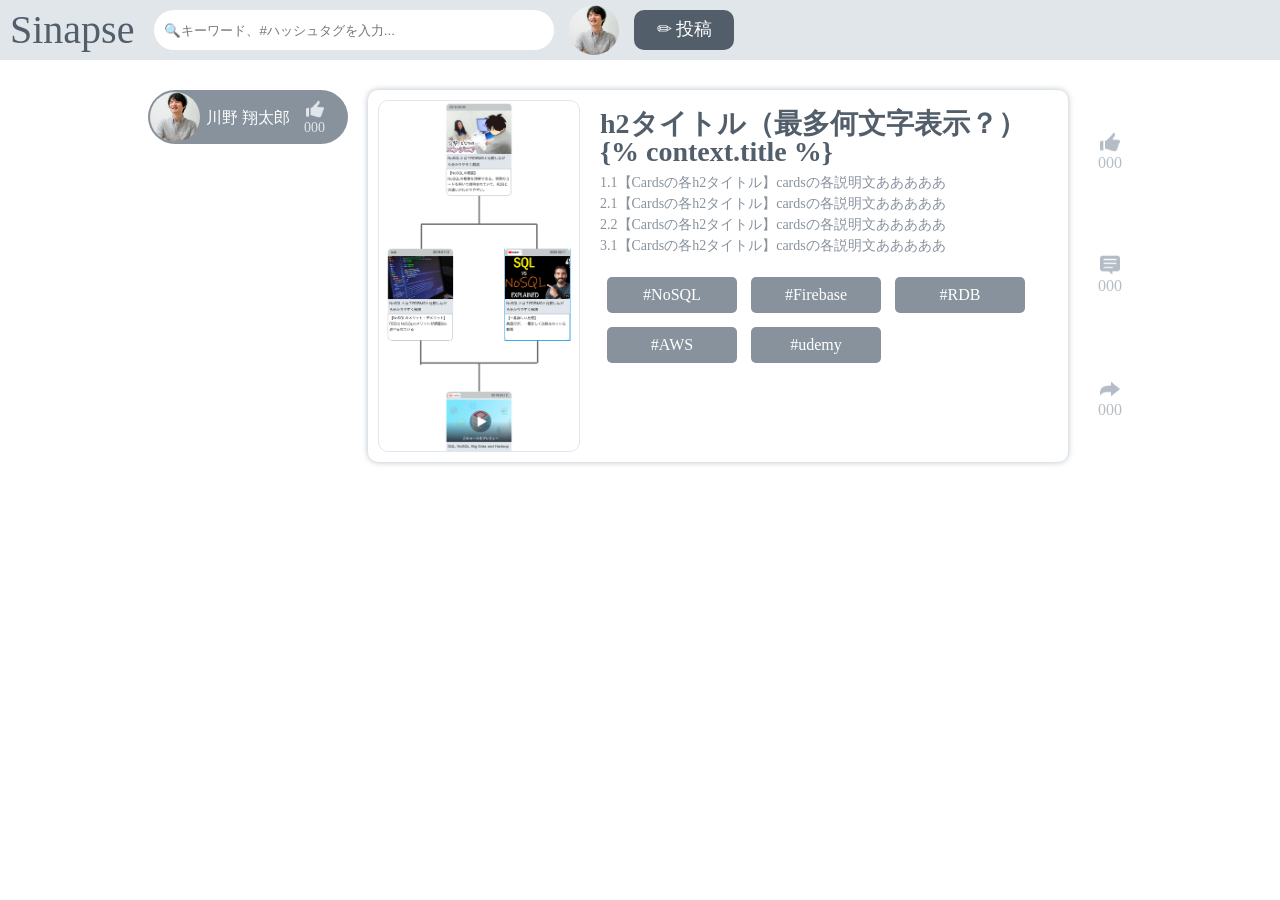
<file: templates/index.html>
<!DOCTYPE html>
<html lang="ja">
  <head>
    <meta charset="UTF-8" />
    <meta name="viewport" content="width=device-width, initial-scale=1.0" />
    <title>HOME</title>
    <link rel="stylesheet" href="css/reset.css" />
    <link rel="stylesheet" href="css/style.css" />
  </head>
  <body>
    <div id="body">
      <!-- ▼▼▼▼▼ header ▼▼▼▼▼ -->
      <div id="header" class="box_header">
        <a id="btn" class="name_service" href="login.html">Sinapse</a>
        <input
          type="search"
          class="input_search"
          placeholder="🔍キーワード、#ハッシュタグを入力..."
        />
        <div id="btn">
          <img class="btn_headerUser" src="images/userimages/user00.jpg" alt="プロフィール画像">
        </div>
        <div class="btn_create">
          <p>✏︎ 投稿</p>
        </div>
      </div>
      <!-- ▲▲▲▲▲ header ▲▲▲▲▲ -->

      <div class="center_lar" style="display: flex;">
        <!-- ▼▼▼▼▼ boards ▼▼▼▼▼ -->
        <div>
          <!-- ▼▼▼ board1set ▼▼▼ -->
          <div class="box_boards1set">
            <!-- ▼▼ プロフボタン ▼▼ -->
            <div class="box_boardsUser">
              <div id="btn">
                <img class="btn_boardsUser" src="images/userimages/user00.jpg" alt="プロフィール画像">
              </div>
              <div class="name_user">川野 翔太郎</div>
              <div id="btn" class="box_boardsUsercontents">
                <img class="icon_boardsUser" src="images/icons/icons_userlike.png" alt="いいねボタン">
                <div>000</div>
              </div>
            </div>

            <div class="box_indexBoards">
              <!-- ▼▼ サムネ画像 ▼▼ -->
              <div class="thumbnail_indexBoards">
                <!-- <img class="thumbnail_indexBoards" src="images/treediagram.png" alt="樹形図"> -->
              </div>

              <!-- ▼▼ 概要 ▼▼ -->
              <div style="margin: 10px 10px 20px 0px; max-width: 460px;">
                <!-- ▼ タイトル ▼ -->
                <div style="margin: 10px;">
                  <h2 class="indexTitle">h2タイトル（最多何文字表示？）</h2>
                  <h2 class="indexTitle">{% context.title %}</h2>
                </div>
                <!-- ▼ 見出し ▼ -->
                <div  style="margin: 10px;">
                  <p class="indexSubheading">1.1【Cardsの各h2タイトル】cardsの各説明文あああああ</p>

                  <p class="indexSubheading">2.1【Cardsの各h2タイトル】cardsの各説明文あああああ</p>

                  <p class="indexSubheading">2.2【Cardsの各h2タイトル】cardsの各説明文あああああ</p>

                  <p class="indexSubheading">3.1【Cardsの各h2タイトル】cardsの各説明文あああああ</p>
                </div>
                <!-- ▼ ハッシュタグ ▼ -->
                <div
                  style="display: flex; flex-wrap: wrap; margin: 10px;"
                >
                  <div id="btn" class="box_hashtag">
                    #NoSQL
                  </div>
                  <div id="btn" class="box_hashtag">
                    #Firebase
                  </div>
                  <div id="btn" class="box_hashtag">
                    #RDB
                  </div>
                  <div id="btn" class="box_hashtag">
                    #AWS
                  </div>
                  <div id="btn" class="box_hashtag">
                    #udemy
                  </div>
                </div>
              </div>
            </div>

            <!-- ▼▼ SNS ▼▼ -->
            <div class="box_indexSns">
              <div id="btn" class="box_indexSnscontents">
                <img class="icon_indexBoards" src="images/icons/icons_like.png" alt="いいねボタン">
                <div>000</div>
              </div>
              </img>
              <div id="btn" class="box_indexSnscontents">
                <img class="icon_indexBoards" src="images/icons/icons_comment.png" alt="コメントボタン">
                <div>000</div>
              </div>
              <div id="btn" class="box_indexSnscontents">
                <img class="icon_indexBoards" src="images/icons/icons_share.png" alt="シェアボタン">
                <div>000</div>
              </div>
            </div>
          </div>
          <!-- ▲▲▲ boards1set ▲▲▲ -->
        </div>
        <!-- ▲▲▲▲▲ boards ▲▲▲▲▲ -->
      </div>
    </div>
  </body>
</html>
</file>
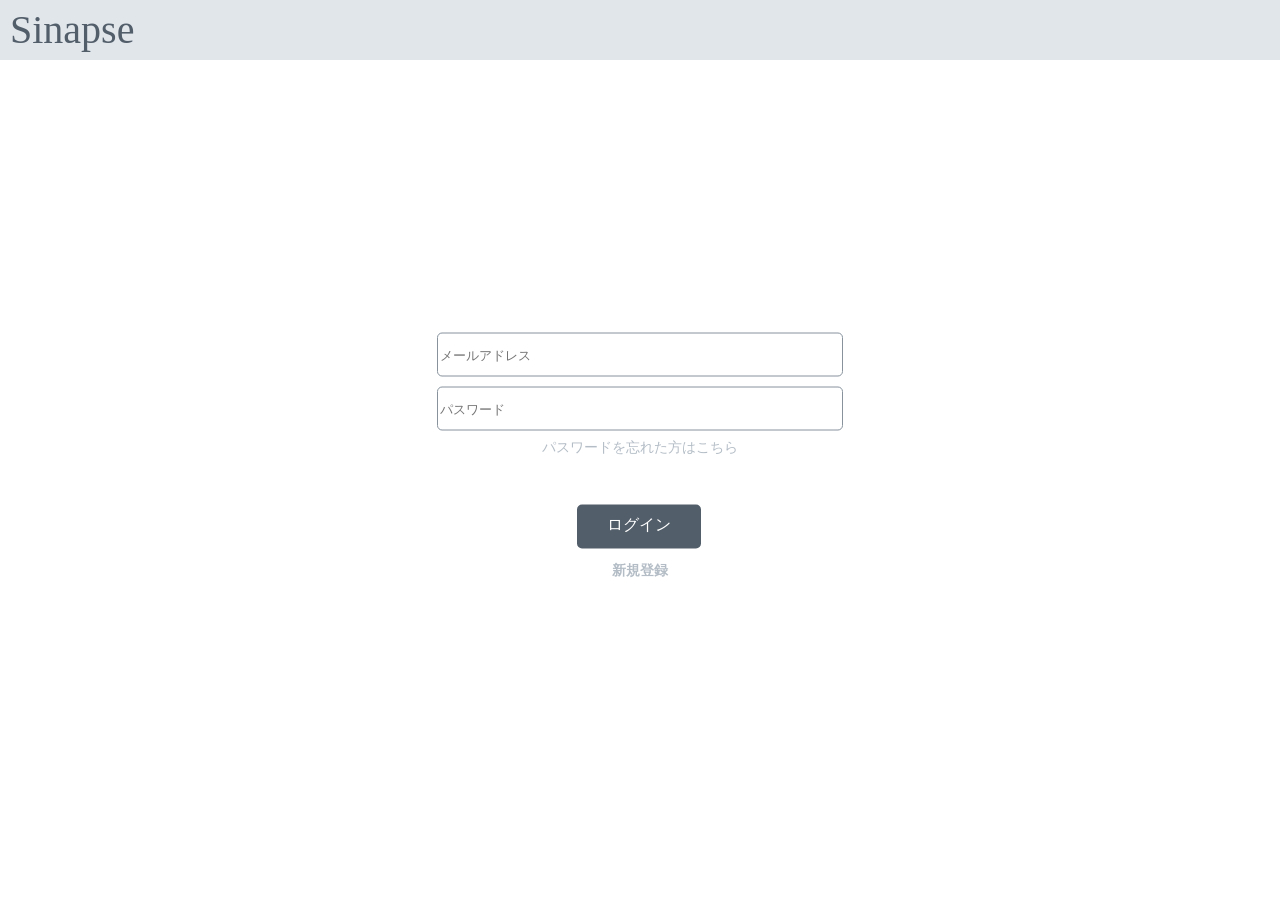
<file: templates/login.html>
<!DOCTYPE html>
<html lang="ja">
  <head>
    <meta charset="UTF-8" />
    <meta name="viewport" content="width=device-width, initial-scale=1.0" />
    <title>SignUp</title>
    <link rel="stylesheet" href="css/reset.css" />
    <link rel="stylesheet" href="css/style.css" />
  </head>
  <body>
    <div id="body">
      <!-- ▼▼▼▼▼ header ▼▼▼▼▼ -->
      <div id="header" class="box_header">
        <p class="name_service">Sinapse</p>
      </div>
      <!-- ▲▲▲▲▲ header ▲▲▲▲▲ -->

      <div class="center_objecto">
        <!-- ▼▼▼▼▼ authentication ▼▼▼▼▼ -->
        <div>
          <!-- ▼▼▼ email login ▼▼▼ -->
          <form action="xxx.php" method="post">
              <div style="margin: 10px">
                <input type="email" class="input_login" placeholder="メールアドレス"/>
              </div>
              <div style="margin: 10px">
                <input type="password" class="input_login" placeholder="パスワード"/>
              </div>
              <div id="btn" class="login_passInfo" style="text-align: center;">パスワードを忘れた方はこちら</div>
              <!-- <input class="btn_login" type="submit" value="ログイン" /> -->
              <a class="btn_login" href="index.html">ログイン</a>
              <div id="btn" class="login_signupInfo" style="text-align: center;">新規登録</div>
            </div>
          </form>
          <!-- ▲▲▲ email login ▲▲▲ -->
        </div>
        <!-- ▲▲▲▲▲ authentication ▲▲▲▲▲ -->
      </div>
    </div>
  </body>
</html>
</file>
<file: templates/css/style.css>
/* ▼▼▼▼▼ 叩き台 ▼▼▼▼▼ */
.pfBox {
  background-color: #00234608;
}
/* ▲▲▲▲▲ 叩き台 ▲▲▲▲▲ */

/* ▼▼▼▼▼ 表示位置 ▼▼▼▼▼ */
.center_objecto {
  position: absolute; /* body全体を指定 */
  top: 50%; /* 親要素の半分下にずらす */
  left: 50%; /* 親要素の半分右にずらす */
  transform: translateY(-50%) translateX(-50%); /* 要素自体の半分、上と左にずらす */
}
.center_ual {
  position: absolute; /* body全体を指定 */
  top: 50%; /* 親要素の半分下にずらす */
  transform: translateY(-50%); /* 要素自体の半分上にずらす */
}
.center_lar {
  position: absolute; /* body全体を指定 */
  left: 50%; /* 親要素の半分右にずらす */
  transform: translateX(-50%); /* 要素自体の半分左にずらす */
}
/* ▲▲▲▲▲ 表示位置 ▲▲▲▲▲ */

/* ▼▼▼▼▼ ボタン ▼▼▼▼▼ */
#btn:hover {
  opacity: 0.8; /* 透明度を上げることで、画像の色を薄く見せる。*/
  cursor: pointer; /* リンクをホバーしたときのカーソルにする。*/
}

.btn_login {
  width: 100px;
  height: 20px;
  margin: 50px 150px 15px 150px;
  display: inline-block;
  border-radius: 5px; /* 角丸       */
  font-size: 12pt; /* 文字サイズ */
  text-align: center; /* 文字位置   */
  cursor: pointer; /* カーソル   */
  padding: 10px; /* 余白       */
  background: #525e6a; /* 背景色     */
  color: #ffffff; /* 文字色     */
  line-height: 1em; /* 1行の高さ  */
  border: 2px solid #525e6a; /* 枠の指定 */
  text-decoration: none; /* テキストアンダーライン */
}
.btn_login:hover {
  color: #525e6a; /* 背景色     */
  background: #ffffff; /* 文字色     */
}

.btn_sns {
  width: 400px;
  height: 20px;
  border-radius: 5px; /* 角丸       */
  font-size: 10pt; /* 文字サイズ */
  text-align: center; /* 文字位置   */
  cursor: pointer; /* カーソル   */
  padding: 10px 0px; /* 余白       */
  color: #ffffff; /* 文字色     */
  border: none; /* 枠の指定 */
}

.btn_create {
  width: 80px;
  height: 20px;
  display: inline-block;
  border-radius: 10px; /* 角丸       */
  font-size: 18px; /* 文字サイズ */
  text-align: center; /* 文字位置   */
  cursor: pointer; /* カーソル   */
  padding: 8px; /* 余白       */
  margin: 10px;
  background: #525e6a; /* 背景色     */
  color: #ffffff; /* 文字色     */
  line-height: 1em; /* 1行の高さ  */
  border: 2px solid #525e6a; /* 枠の指定 */
  text-decoration: none; /* テキストアンダーライン */
}
.btn_create:hover {
  color: #525e6a; /* 背景色     */
  background: #ffffff; /* 文字色     */
}
.btn_headerUser {
  width: 50px;
  height: 50px;
  margin: 5px;
  border-radius: 25px;
  background: #ffffff;
}
.btn_boardsUser {
  width: 50px;
  height: 50px;
  margin: 2px;
  border-radius: 25px;
}
/* ▲▲▲▲▲ ボタン ▲▲▲▲▲ */

/* ▼▼▼▼▼ テキスト関係 ▼▼▼▼▼ */
h2.indexTitle {
  font-size: 28px;
  color: #525e6a;
  font-weight: bold;
}
p.indexSubheading {
  font-size: 14px;
  padding-bottom: 7px;
  color: #87929d;
}

.login_passInfo {
  font-size: 14px;
  color: #b4bdc6;
}
.login_signupInfo {
  font-size: 14px;
  color: #b4bdc6;
  font-weight: bold;
}
.input_login {
  width: 400px;
  height: 40px;
  border-radius: 5px; /* 角丸       */
  font-size: 10pt; /* 文字サイズ */
  border: solid 1px #87929d; /* 枠の指定 */
}
.input_search {
  width: 400px;
  height: 40px;
  border-radius: 20px; /* 角丸       */
  font-size: 10pt; /* 文字サイズ */
  border: none; /* 枠の指定 */
  padding: 10px;
  margin: 10px;
}

.name_service {
  font-size: 40px;
  color: #525e6a;
  padding: 10px;
  text-decoration: none; /* テキストアンダーライン */
}
.name_user {
  padding: 20px 4px;
  font-size: 16px;
  color: #ffffff;
}
/* ▲▲▲▲▲ テキスト関係 ▲▲▲▲▲ */

/* ▼▼▼▼▼ ボックス ▼▼▼▼▼ */
.box_header {
  display: flex;
  width: 100%;
  height: 60px;
  background-color: #e1e6eb;
}
.box_hashtag {
  width: 90px;
  margin: 7px;
  padding: 10px 20px;
  text-align: center; /* 文字位置   */
  border-radius: 5px; /* 角丸       */
  color: #ffffff;
  background: #87929d; /* 枠の指定 */
}
.box_indexBoards {
  width: 700px;
  background: #ffffff;
  display: flex;
  margin: 10px;
  border-radius: 10px;
  box-shadow: 0px 0px 6px #b4bdc6;
}
.box_boardsUser {
  width: 200px;
  height: 54px;
  margin: 10px;
  border-radius: 27px;
  display: flex;
  background: #87929d;
}

.box_boardsUsercontents {
  margin: 10px;
  text-align: center;
  color: #e1e6eb;
  font-size: 14px;
}
.box_boards1set {
  display: flex;
  margin: 20px auto;
}
.box_indexSns {
  margin: 10px;
  height: 370px;
  display: flex;
  flex-flow: column;
  justify-content: space-around;
}
.box_indexSnscontents {
  margin: 10px;
  text-align: center;
  color: #b4bdc6;
}
/* ▲▲▲▲▲ ボックス ▲▲▲▲▲ */

/* ▼▼▼▼▼ サムネイル ▼▼▼▼▼ */
.thumbnail_indexBoards {
  width: 200px;
  height: 350px;
  margin: 10px;
  border-radius: 10px;
  border: solid 1px #e1e6eb; /* 枠の指定 */
  background-image: url(../images/treediagram.png);
  background-size: cover;
}
/* ▲▲▲▲▲ サムネイル ▲▲▲▲▲ */

/* ▼▼▼▼▼ アイコン ▼▼▼▼▼ */
.icon_indexBoards {
  width: 20px;
  height: 20px;
}
.icon_boardsUser {
  width: 18px;
  height: 18px;
}
/* ▲▲▲▲▲ アイコン ▲▲▲▲▲ */
</file>
